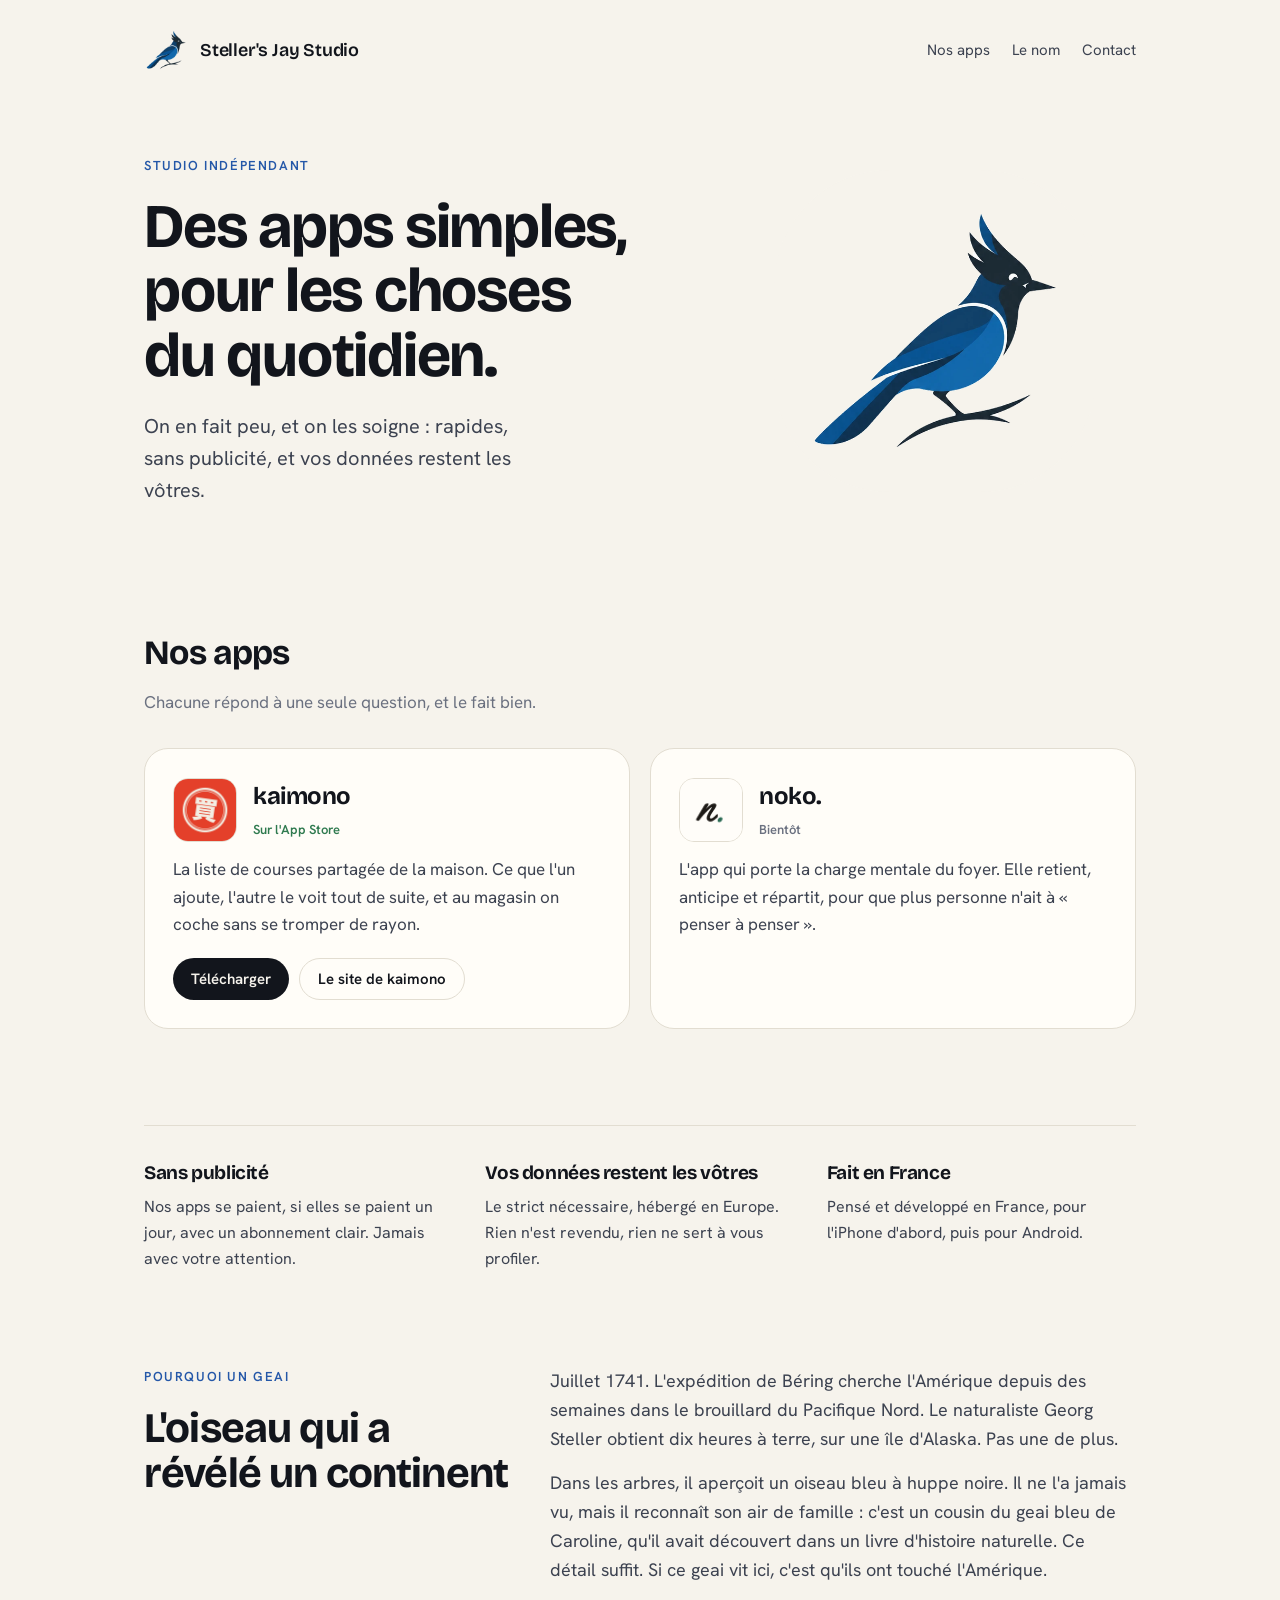
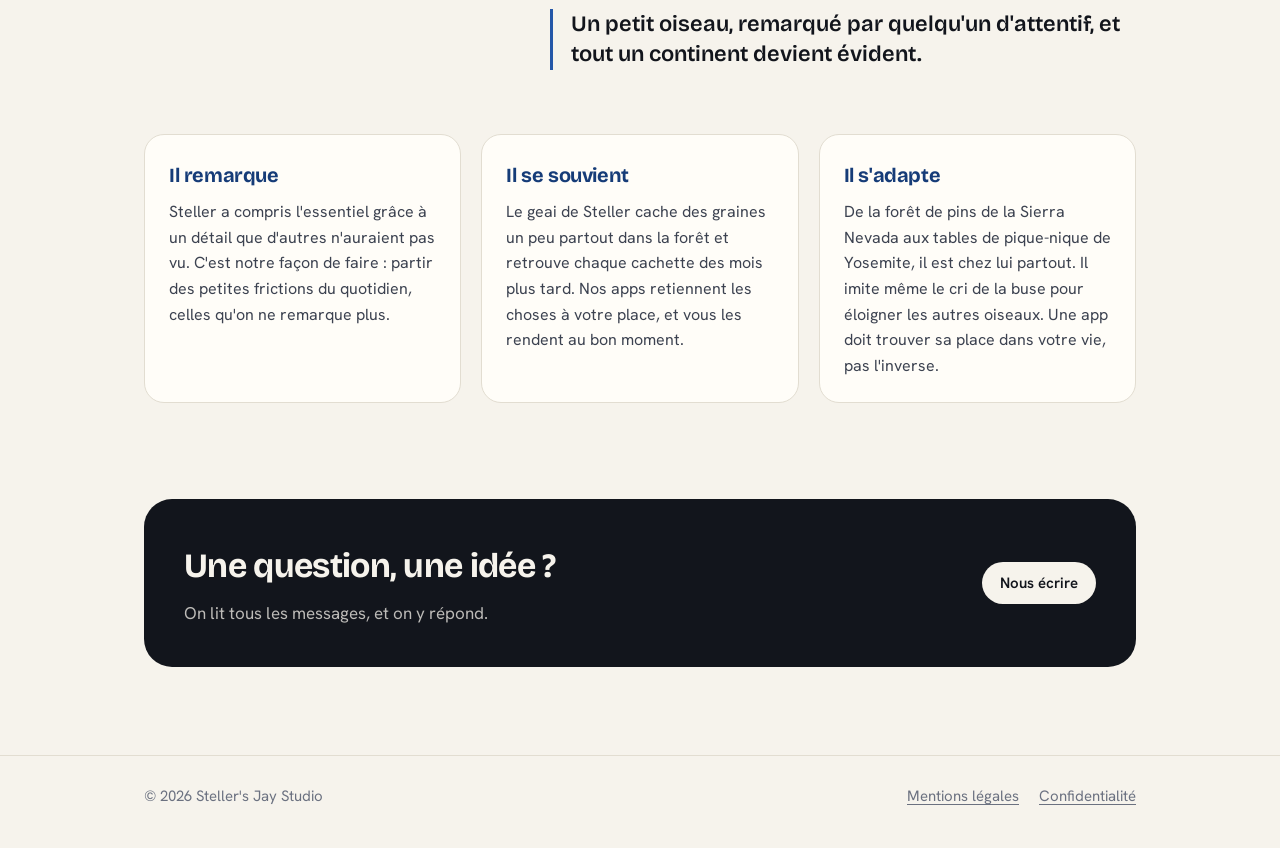
<file: index.html>
<!doctype html>
<html lang="fr">
<head>
  <meta charset="utf-8">
  <meta name="viewport" content="width=device-width, initial-scale=1">
  <title>Steller's Jay Studio</title>
  <meta name="description" content="Steller's Jay Studio, petit studio indépendant qui fait des apps simples pour le quotidien : kaimono, et bientôt noko.">
  <link rel="icon" href="favicon.png" type="image/png">
  <link rel="apple-touch-icon" href="apple-touch-icon.png">
  <link rel="preconnect" href="https://fonts.googleapis.com">
  <link rel="preconnect" href="https://fonts.gstatic.com" crossorigin>
  <link href="https://fonts.googleapis.com/css2?family=Bricolage+Grotesque:opsz,wght@12..96,600;12..96,700&family=Hanken+Grotesk:wght@400;600&display=swap" rel="stylesheet">
  <link rel="stylesheet" href="style.css">
  <meta property="og:title" content="Steller's Jay Studio">
  <meta property="og:description" content="Des apps simples pour les choses du quotidien.">
  <meta property="og:image" content="logo-full.png">
</head>
<body>
  <header class="top">
    <div class="wrap">
      <a class="brand" href="./"><img src="jay.png" alt=""><span>Steller's Jay Studio</span></a>
      <nav aria-label="Navigation">
        <a href="#apps">Nos apps</a>
        <a href="#nom">Le nom</a>
        <a href="#contact">Contact</a>
      </nav>
    </div>
  </header>

  <main>
    <div class="wrap hero">
      <div>
        <p class="kicker">Studio indépendant</p>
        <h1>Des apps simples, pour les choses du quotidien.</h1>
        <p class="lede">On en fait peu, et on les soigne : rapides, sans publicité, et vos données restent les vôtres.</p>
      </div>
      <div class="hero-mark"><img src="jay.png" alt="Un geai de Steller posé sur une branche"></div>
    </div>

    <section id="apps" class="wrap">
      <h2>Nos apps</h2>
      <p class="section-lede">Chacune répond à une seule question, et le fait bien.</p>
      <div class="apps">
        <article class="app">
          <header>
            <img src="apps/kaimono.png" alt="Icône de kaimono">
            <div>
              <h3>kaimono</h3>
              <span class="status live">Sur l'App Store</span>
            </div>
          </header>
          <p>La liste de courses partagée de la maison. Ce que l'un ajoute, l'autre le voit tout de suite, et au magasin on coche sans se tromper de rayon.</p>
          <div class="links">
            <a class="button" href="https://apps.apple.com/fr/app/kaimono-liste-de-courses/id6818076246">Télécharger</a>
            <a class="button ghost" href="https://kaimono-app.github.io/">Le site de kaimono</a>
          </div>
        </article>
        <article class="app">
          <header>
            <img src="apps/noko.png" alt="Icône de noko.">
            <div>
              <h3>noko.</h3>
              <span class="status">Bientôt</span>
            </div>
          </header>
          <p>L'app qui porte la charge mentale du foyer. Elle retient, anticipe et répartit, pour que plus personne n'ait à « penser à penser ».</p>
        </article>
      </div>
    </section>

    <section class="wrap">
      <div class="promises">
        <div>
          <h3>Sans publicité</h3>
          <p>Nos apps se paient, si elles se paient un jour, avec un abonnement clair. Jamais avec votre attention.</p>
        </div>
        <div>
          <h3>Vos données restent les vôtres</h3>
          <p>Le strict nécessaire, hébergé en Europe. Rien n'est revendu, rien ne sert à vous profiler.</p>
        </div>
        <div>
          <h3>Fait en France</h3>
          <p>Pensé et développé en France, pour l'iPhone d'abord, puis pour Android.</p>
        </div>
      </div>
    </section>

    <section id="nom" class="wrap">
      <div class="story">
        <div>
          <p class="kicker">Pourquoi un geai</p>
          <h2>L'oiseau qui a révélé un continent</h2>
        </div>
        <div class="story-text">
          <p>Juillet 1741. L'expédition de Béring cherche l'Amérique depuis des semaines dans le brouillard du Pacifique Nord. Le naturaliste Georg Steller obtient dix heures à terre, sur une île d'Alaska. Pas une de plus.</p>
          <p>Dans les arbres, il aperçoit un oiseau bleu à huppe noire. Il ne l'a jamais vu, mais il reconnaît son air de famille : c'est un cousin du geai bleu de Caroline, qu'il avait découvert dans un livre d'histoire naturelle. Ce détail suffit. Si ce geai vit ici, c'est qu'ils ont touché l'Amérique.</p>
          <p class="story-punch">Un petit oiseau, remarqué par quelqu'un d'attentif, et tout un continent devient évident.</p>
        </div>
      </div>
      <div class="traits">
        <div>
          <h3>Il remarque</h3>
          <p>Steller a compris l'essentiel grâce à un détail que d'autres n'auraient pas vu. C'est notre façon de faire : partir des petites frictions du quotidien, celles qu'on ne remarque plus.</p>
        </div>
        <div>
          <h3>Il se souvient</h3>
          <p>Le geai de Steller cache des graines un peu partout dans la forêt et retrouve chaque cachette des mois plus tard. Nos apps retiennent les choses à votre place, et vous les rendent au bon moment.</p>
        </div>
        <div>
          <h3>Il s'adapte</h3>
          <p>De la forêt de pins de la Sierra Nevada aux tables de pique-nique de Yosemite, il est chez lui partout. Il imite même le cri de la buse pour éloigner les autres oiseaux. Une app doit trouver sa place dans votre vie, pas l'inverse.</p>
        </div>
      </div>
    </section>

    <section id="contact" class="wrap">
      <div class="contact">
        <div>
          <h2>Une question, une idée&nbsp;?</h2>
          <p>On lit tous les messages, et on y répond.</p>
        </div>
        <a class="button" href="mailto:contact.kaimono.app@gmail.com">Nous écrire</a>
      </div>
    </section>
  </main>

  <footer>
    <div class="wrap">
      <span>© 2026 Steller's Jay Studio</span>
      <nav aria-label="Informations légales">
        <a href="mentions-legales/">Mentions légales</a>
        <a href="confidentialite/">Confidentialité</a>
      </nav>
    </div>
  </footer>
</body>
</html>
</file>
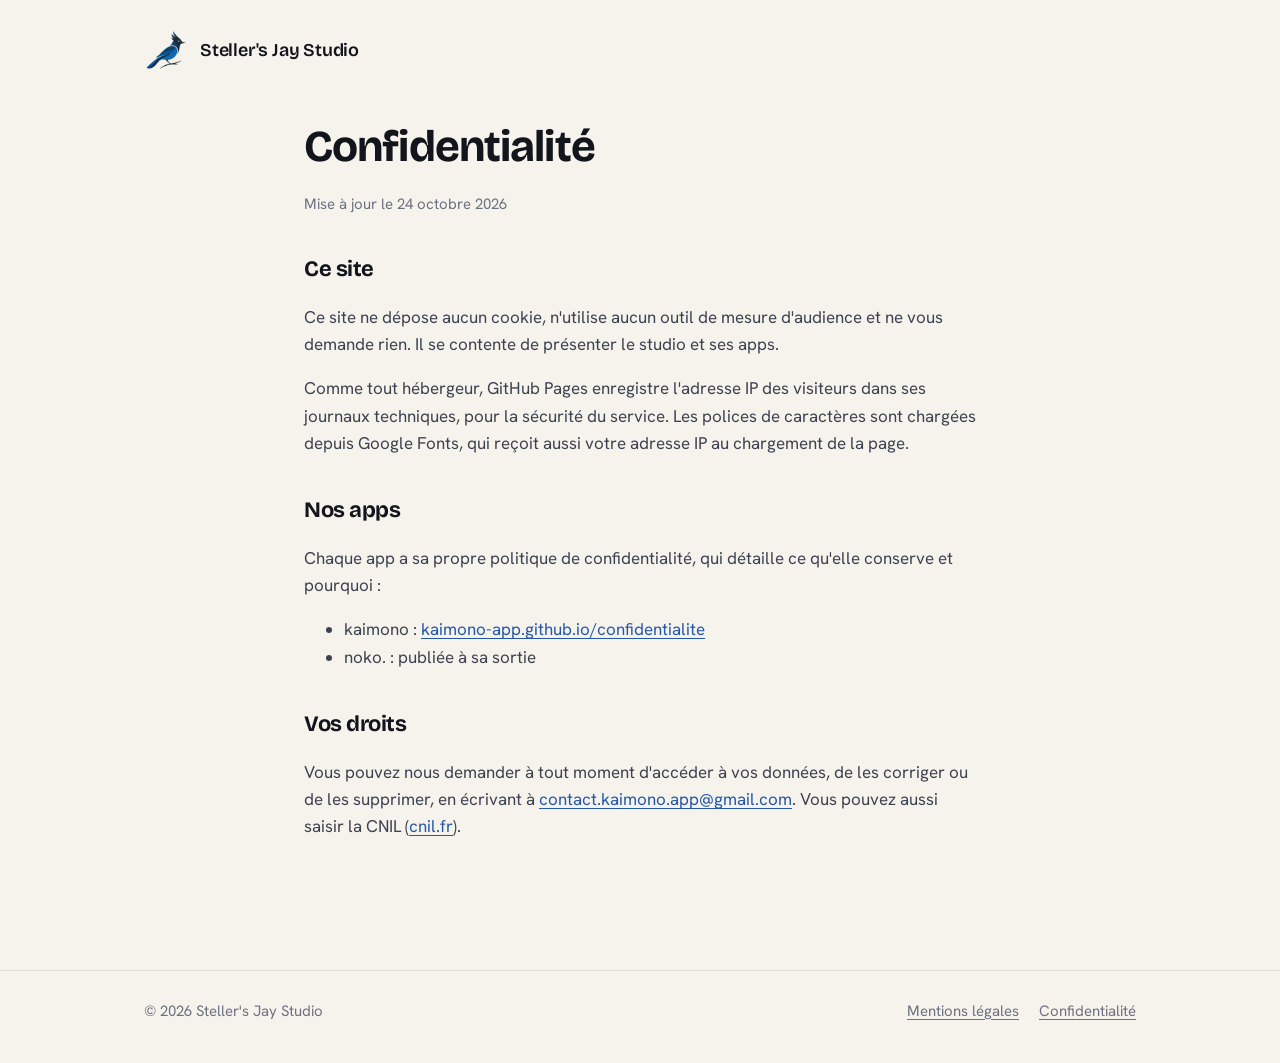
<file: confidentialite/index.html>
<!doctype html>
<html lang="fr">
<head>
  <meta charset="utf-8">
  <meta name="viewport" content="width=device-width, initial-scale=1">
  <title>Confidentialité · Steller's Jay Studio</title>
  <link rel="icon" href="../favicon.png" type="image/png">
  <link rel="apple-touch-icon" href="../apple-touch-icon.png">
  <link rel="preconnect" href="https://fonts.googleapis.com">
  <link rel="preconnect" href="https://fonts.gstatic.com" crossorigin>
  <link href="https://fonts.googleapis.com/css2?family=Bricolage+Grotesque:opsz,wght@12..96,600;12..96,700&family=Hanken+Grotesk:wght@400;600&display=swap" rel="stylesheet">
  <link rel="stylesheet" href="../style.css">
</head>
<body>
  <header class="top">
    <div class="wrap">
      <a class="brand" href="../"><img src="../jay.png" alt=""><span>Steller's Jay Studio</span></a>
    </div>
  </header>

  <main class="wrap doc">
    <h1>Confidentialité</h1>
    <p class="updated">Mise à jour le 24 octobre 2026</p>

    <h2>Ce site</h2>
    <p>Ce site ne dépose aucun cookie, n'utilise aucun outil de mesure d'audience et ne vous demande rien. Il se contente de présenter le studio et ses apps.</p>
    <p>Comme tout hébergeur, GitHub Pages enregistre l'adresse IP des visiteurs dans ses journaux techniques, pour la sécurité du service. Les polices de caractères sont chargées depuis Google Fonts, qui reçoit aussi votre adresse IP au chargement de la page.</p>

    <h2>Nos apps</h2>
    <p>Chaque app a sa propre politique de confidentialité, qui détaille ce qu'elle conserve et pourquoi :</p>
    <ul>
      <li>kaimono : <a href="https://kaimono-app.github.io/confidentialite/">kaimono-app.github.io/confidentialite</a></li>
      <li>noko. : publiée à sa sortie</li>
    </ul>

    <h2>Vos droits</h2>
    <p>Vous pouvez nous demander à tout moment d'accéder à vos données, de les corriger ou de les supprimer, en écrivant à <a href="mailto:contact.kaimono.app@gmail.com">contact.kaimono.app@gmail.com</a>. Vous pouvez aussi saisir la CNIL (<a href="https://www.cnil.fr/">cnil.fr</a>).</p>
  </main>

  <footer>
    <div class="wrap">
      <span>© 2026 Steller's Jay Studio</span>
      <nav aria-label="Informations légales">
        <a href="../mentions-legales/">Mentions légales</a>
        <a href="../confidentialite/">Confidentialité</a>
      </nav>
    </div>
  </footer>
</body>
</html>
</file>
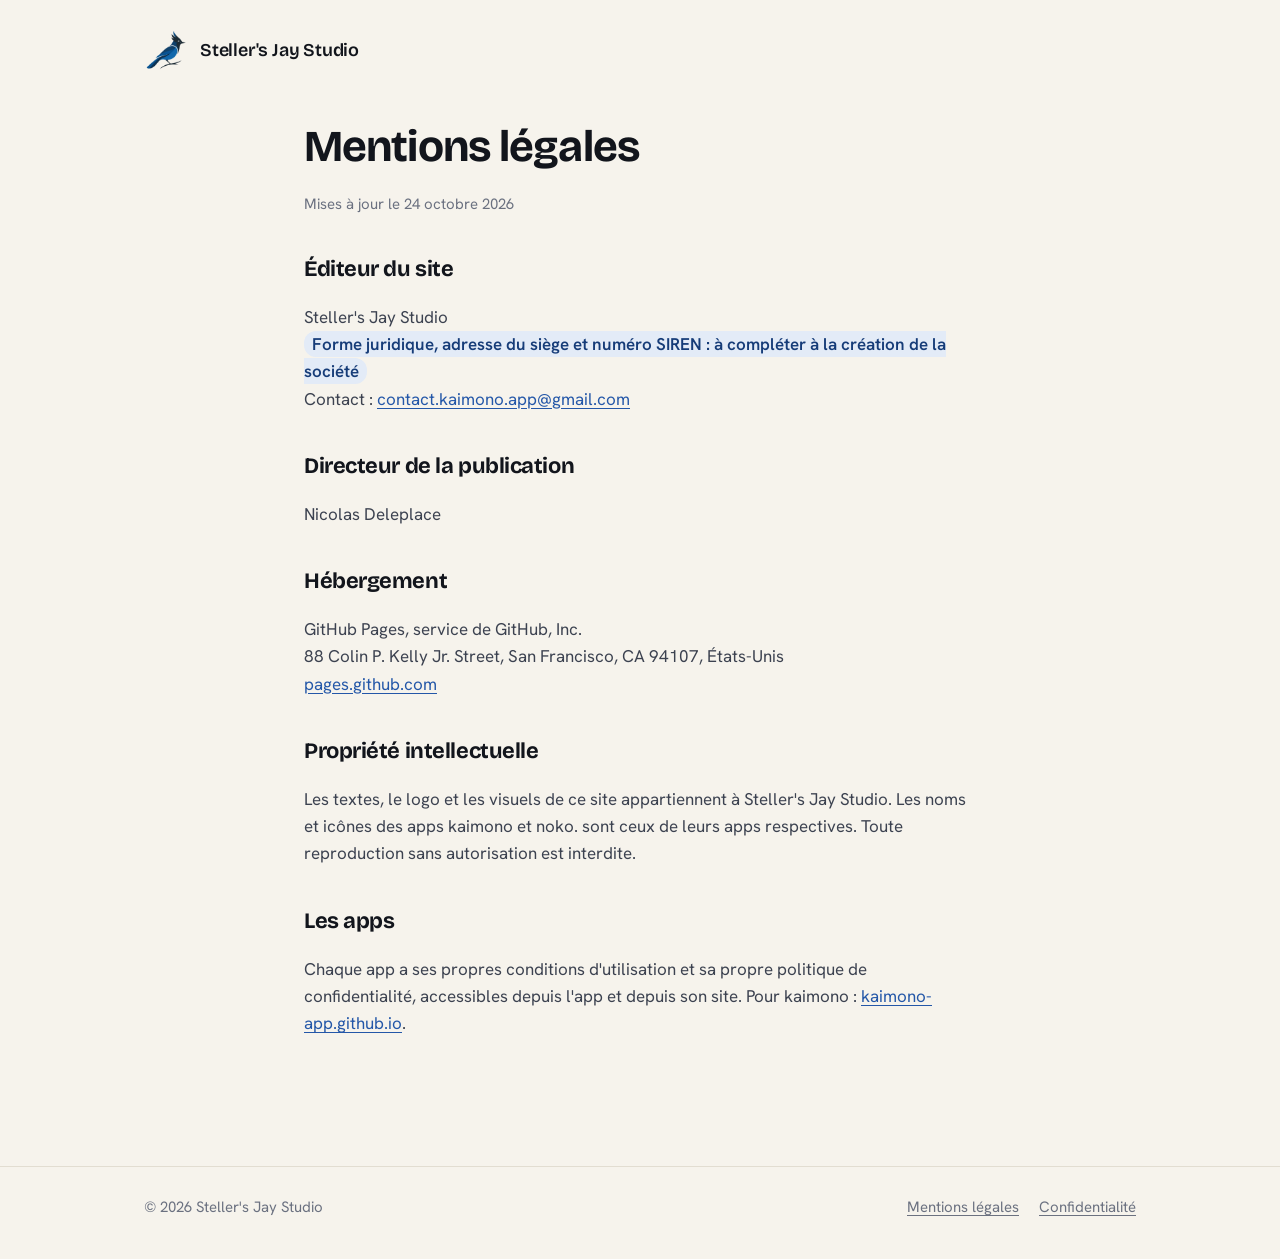
<file: mentions-legales/index.html>
<!doctype html>
<html lang="fr">
<head>
  <meta charset="utf-8">
  <meta name="viewport" content="width=device-width, initial-scale=1">
  <title>Mentions légales · Steller's Jay Studio</title>
  <link rel="icon" href="../favicon.png" type="image/png">
  <link rel="apple-touch-icon" href="../apple-touch-icon.png">
  <link rel="preconnect" href="https://fonts.googleapis.com">
  <link rel="preconnect" href="https://fonts.gstatic.com" crossorigin>
  <link href="https://fonts.googleapis.com/css2?family=Bricolage+Grotesque:opsz,wght@12..96,600;12..96,700&family=Hanken+Grotesk:wght@400;600&display=swap" rel="stylesheet">
  <link rel="stylesheet" href="../style.css">
</head>
<body>
  <header class="top">
    <div class="wrap">
      <a class="brand" href="../"><img src="../jay.png" alt=""><span>Steller's Jay Studio</span></a>
    </div>
  </header>

  <main class="wrap doc">
    <h1>Mentions légales</h1>
    <p class="updated">Mises à jour le 24 octobre 2026</p>

    <h2>Éditeur du site</h2>
    <p>
      Steller's Jay Studio<br>
      <span class="todo">Forme juridique, adresse du siège et numéro SIREN : à compléter à la création de la société</span><br>
      Contact : <a href="mailto:contact.kaimono.app@gmail.com">contact.kaimono.app@gmail.com</a>
    </p>

    <h2>Directeur de la publication</h2>
    <p>Nicolas Deleplace</p>

    <h2>Hébergement</h2>
    <p>
      GitHub Pages, service de GitHub, Inc.<br>
      88 Colin P. Kelly Jr. Street, San Francisco, CA 94107, États-Unis<br>
      <a href="https://pages.github.com/">pages.github.com</a>
    </p>

    <h2>Propriété intellectuelle</h2>
    <p>Les textes, le logo et les visuels de ce site appartiennent à Steller's Jay Studio. Les noms et icônes des apps kaimono et noko. sont ceux de leurs apps respectives. Toute reproduction sans autorisation est interdite.</p>

    <h2>Les apps</h2>
    <p>Chaque app a ses propres conditions d'utilisation et sa propre politique de confidentialité, accessibles depuis l'app et depuis son site. Pour kaimono : <a href="https://kaimono-app.github.io/">kaimono-app.github.io</a>.</p>
  </main>

  <footer>
    <div class="wrap">
      <span>© 2026 Steller's Jay Studio</span>
      <nav aria-label="Informations légales">
        <a href="../mentions-legales/">Mentions légales</a>
        <a href="../confidentialite/">Confidentialité</a>
      </nav>
    </div>
  </footer>
</body>
</html>
</file>
<file: style.css>
/* Steller's Jay Studio : les couleurs du geai de Steller (bleu profond, huppe noire, strie blanche). */

:root {
  --paper: #f6f3ec;
  --card: #fffdf8;
  --ink: #12151c;
  --ink-soft: #3c4250;
  --mute: #6b7180;
  --line: #e2ddd1;
  --jay: #2457a8;
  --jay-deep: #163c78;
  --jay-soft: #e3ebf7;
  color-scheme: light;
}
@media (prefers-color-scheme: dark) {
  :root {
    --paper: #0f1218;
    --card: #171b23;
    --ink: #eef0f4;
    --ink-soft: #c4c9d3;
    --mute: #8c93a1;
    --line: #262c37;
    --jay: #6d9be0;
    --jay-deep: #a9c4ef;
    --jay-soft: #1b2638;
    color-scheme: dark;
  }
}

* { box-sizing: border-box; }
html { -webkit-text-size-adjust: 100%; }
body {
  margin: 0;
  background: var(--paper);
  color: var(--ink);
  font: 17px/1.6 "Hanken Grotesk", system-ui, -apple-system, "Segoe UI", sans-serif;
  -webkit-font-smoothing: antialiased;
}
a { color: var(--jay); text-underline-offset: 3px; }
a:hover { color: var(--jay-deep); }
img { max-width: 100%; display: block; }

.wrap { max-width: 1040px; margin: 0 auto; padding-inline: 24px; }

/* En-tête */
.top { padding-block: 28px; }
.top .wrap { display: flex; align-items: center; justify-content: space-between; gap: 16px; }
.brand { display: flex; align-items: center; gap: 12px; color: var(--ink); text-decoration: none; }
.brand img { width: 44px; height: 44px; border-radius: 12px; }
@media (prefers-color-scheme: dark) { .brand img { background: #f6f3ec; padding: 3px; } }
.brand span { font: 600 18px/1 "Bricolage Grotesque", system-ui, sans-serif; letter-spacing: -0.2px; }
.top nav { display: flex; gap: 22px; font-size: 15px; }
.top nav a { color: var(--ink-soft); text-decoration: none; }
.top nav a:hover { color: var(--ink); }

/* Accueil */
.hero { padding-block: 56px 72px; display: grid; grid-template-columns: 1.35fr 1fr; gap: 48px; align-items: center; }
.kicker { font-size: 13px; font-weight: 600; letter-spacing: 1.6px; text-transform: uppercase; color: var(--jay); margin: 0 0 18px; }
h1, h2, h3 { font-family: "Bricolage Grotesque", system-ui, sans-serif; letter-spacing: -0.02em; text-wrap: balance; }
h1 { font-size: clamp(38px, 6vw, 62px); line-height: 1.04; margin: 0 0 22px; font-weight: 700; }
.lede { font-size: 20px; color: var(--ink-soft); max-width: 34ch; margin: 0; }
.hero-mark { justify-self: center; width: min(360px, 80%); aspect-ratio: 1; border-radius: 36%; background: #f6f3ec; display: grid; place-items: center; }
.hero-mark img { width: 84%; }

section { padding-block: 48px; }
h2 { font-size: clamp(26px, 3.4vw, 34px); margin: 0 0 8px; }
.section-lede { color: var(--mute); margin: 0 0 32px; max-width: 60ch; }

/* Les apps */
.apps { display: grid; grid-template-columns: repeat(2, minmax(0, 1fr)); gap: 20px; }
.app { background: var(--card); border: 1px solid var(--line); border-radius: 24px; padding: 28px; display: flex; flex-direction: column; gap: 14px; }
.app header { display: flex; align-items: center; gap: 16px; }
.app header img { width: 64px; height: 64px; border-radius: 15px; border: 1px solid var(--line); }
.app h3 { font-size: 24px; margin: 0; }
.status { font-size: 13px; font-weight: 600; color: var(--mute); }
.status.live { color: #2f7a4f; }
.app p { margin: 0; color: var(--ink-soft); }
.app .links { margin-top: auto; padding-top: 6px; display: flex; flex-wrap: wrap; gap: 10px; }
.button { display: inline-flex; align-items: center; height: 42px; padding-inline: 18px; border-radius: 999px; font-weight: 600; font-size: 15px; text-decoration: none; background: var(--ink); color: var(--paper); }
.button:hover { color: var(--paper); opacity: 0.88; }
.button.ghost { background: transparent; color: var(--ink); border: 1.5px solid var(--line); }
.button.ghost:hover { color: var(--ink); border-color: var(--ink-soft); }

/* Engagements */
.promises { display: grid; grid-template-columns: repeat(3, minmax(0, 1fr)); gap: 32px; border-top: 1px solid var(--line); padding-top: 32px; }
.promises h3 { font-size: 19px; margin: 0 0 6px; }
.promises p { margin: 0; color: var(--ink-soft); font-size: 16px; }

/* Le nom */
.story { display: grid; grid-template-columns: 1fr 1.6fr; gap: 40px; align-items: start; }
.story h2 { font-size: clamp(30px, 4vw, 42px); line-height: 1.08; }
.story-text p { margin: 0 0 16px; color: var(--ink-soft); max-width: 62ch; font-size: 18px; }
.story-text .story-punch { color: var(--ink); font: 600 22px/1.4 "Bricolage Grotesque", system-ui, sans-serif; border-left: 3px solid var(--jay); padding-left: 18px; margin-top: 24px; }
.traits { display: grid; grid-template-columns: repeat(3, minmax(0, 1fr)); gap: 20px; margin-top: 48px; }
.traits > div { background: var(--card); border: 1px solid var(--line); border-radius: 20px; padding: 24px; }
.traits h3 { font-size: 20px; margin: 0 0 8px; color: var(--jay-deep); }
.traits p { margin: 0; color: var(--ink-soft); font-size: 16px; }

/* Contact */
.contact { background: var(--ink); color: var(--paper); border-radius: 28px; padding: 40px; display: flex; flex-wrap: wrap; align-items: center; justify-content: space-between; gap: 20px; }
.contact h2 { margin: 0 0 6px; color: var(--paper); }
.contact p { margin: 0; opacity: 0.75; }
.contact a.button { background: var(--paper); color: var(--ink); }

/* Pages de texte */
.doc { max-width: 720px; padding-block: 24px 72px; }
.doc h1 { font-size: clamp(32px, 5vw, 44px); }
.doc h2 { font-size: 22px; margin: 36px 0 8px; }
.doc p, .doc li { color: var(--ink-soft); }
.doc .updated { color: var(--mute); font-size: 15px; }
.todo { background: var(--jay-soft); border-radius: 12px; padding: 2px 8px; color: var(--jay-deep); font-weight: 600; }

/* Pied de page */
footer { border-top: 1px solid var(--line); margin-top: 40px; padding-block: 28px 40px; color: var(--mute); font-size: 15px; }
footer .wrap { display: flex; flex-wrap: wrap; justify-content: space-between; gap: 12px; }
footer nav { display: flex; gap: 20px; }
footer a { color: var(--mute); }

@media (max-width: 760px) {
  .hero { grid-template-columns: 1fr; padding-block: 24px 40px; gap: 32px; }
  .hero-mark { width: 200px; justify-self: start; }
  .apps, .promises, .story, .traits { grid-template-columns: 1fr; }
  .top nav { display: none; }
  .contact { padding: 28px; }
}
</file>
